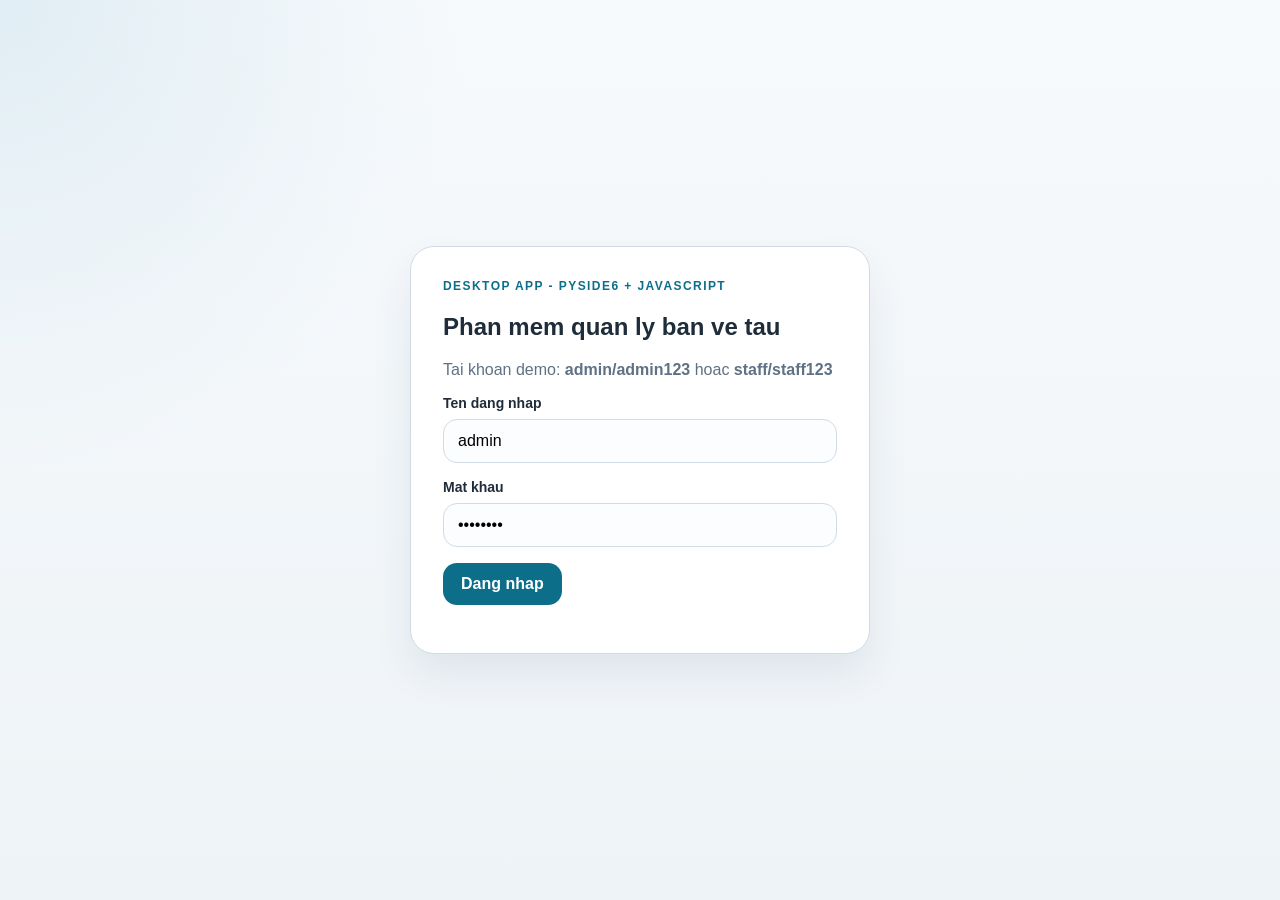
<file: scr/assets/index.html>
<!DOCTYPE html>
<html lang="vi">
<head>
  <meta charset="UTF-8">
  <meta name="viewport" content="width=device-width, initial-scale=1.0">
  <title>Quan ly ban ve tau</title>
  <link rel="stylesheet" href="styles.css">
</head>
<body>
  <div id="app">
    <section id="login-screen" class="screen active">
      <div class="login-card">
        <p class="eyebrow">Desktop App - PySide6 + JavaScript</p>
        <h1>Phan mem quan ly ban ve tau</h1>
        <p class="hint">Tai khoan demo: <strong>admin/admin123</strong> hoac <strong>staff/staff123</strong></p>
        <div class="field">
          <label for="username">Ten dang nhap</label>
          <input id="username" value="admin">
        </div>
        <div class="field">
          <label for="password">Mat khau</label>
          <input id="password" type="password" value="admin123">
        </div>
        <button id="login-btn">Dang nhap</button>
        <p id="login-message" class="message"></p>
      </div>
    </section>

    <section id="main-screen" class="screen">
      <aside class="sidebar">
        <h2>Train Ticket</h2>
        <p id="user-badge" class="user-badge"></p>
        <nav>
          <button class="nav-btn active" data-panel="dashboard-panel">Tong quan</button>
          <button class="nav-btn" data-panel="booking-panel">Tra cuu va dat ve</button>
          <button class="nav-btn" data-panel="tickets-panel">Quan ly ve</button>
          <button class="nav-btn" data-panel="schedules-panel">Lich trinh</button>
        </nav>
      </aside>

      <main class="content">
        <header class="hero">
          <div>
            <p class="eyebrow">Week 2 Deliverable</p>
            <h1>Frontend desktop voi giao dien HTML/JS</h1>
          </div>
          <div class="hero-note">SQLite + Numpy analytics + QWebChannel</div>
        </header>

        <section id="dashboard-panel" class="panel active">
          <div class="stats-grid">
            <article class="stat-card">
              <span>Ve da ban</span>
              <strong id="stat-sold">0</strong>
            </article>
            <article class="stat-card">
              <span>Doanh thu</span>
              <strong id="stat-revenue">0</strong>
            </article>
            <article class="stat-card">
              <span>Chuyen dang mo</span>
              <strong id="stat-trips">0</strong>
            </article>
            <article class="stat-card">
              <span>Ti le lap day</span>
              <strong id="stat-occupancy">0%</strong>
            </article>
          </div>
        </section>

        <section id="booking-panel" class="panel">
          <div class="panel-grid">
            <div class="card">
              <h3>Tra cuu chuyen tau</h3>
              <div class="form-grid">
                <div class="field">
                  <label for="origin">Ga di</label>
                  <input id="origin" placeholder="Ho Chi Minh">
                </div>
                <div class="field">
                  <label for="destination">Ga den</label>
                  <input id="destination" placeholder="Nha Trang">
                </div>
                <div class="field">
                  <label for="travel-date">Ngay di</label>
                  <input id="travel-date" type="date" value="2026-04-20">
                </div>
              </div>
              <button id="search-btn">Tim chuyen</button>
              <div id="trip-list" class="list"></div>
            </div>

            <div class="card">
              <h3>Dat ve</h3>
              <p id="selected-trip" class="hint">Chua chon chuyen tau.</p>
              <div id="seat-map" class="seat-map"></div>
              <div class="form-grid">
                <div class="field">
                  <label for="full-name">Ho ten hanh khach</label>
                  <input id="full-name">
                </div>
                <div class="field">
                  <label for="id-number">CCCD/CMND</label>
                  <input id="id-number">
                </div>
                <div class="field">
                  <label for="phone">So dien thoai</label>
                  <input id="phone">
                </div>
              </div>
              <button id="booking-btn">Xac nhan dat ve</button>
              <p id="booking-message" class="message"></p>
            </div>
          </div>
        </section>

        <section id="tickets-panel" class="panel">
          <div class="card">
            <h3>Quan ly ve</h3>
            <div class="toolbar">
              <input id="ticket-query" placeholder="Nhap ma ve, CCCD, SDT, ten hanh khach">
              <button id="ticket-search-btn">Tim</button>
            </div>
            <div id="ticket-list" class="list"></div>
          </div>
        </section>

        <section id="schedules-panel" class="panel">
          <div class="card">
            <h3>Lich trinh va bao cao</h3>
            <div id="schedule-list" class="list"></div>
          </div>
        </section>
      </main>
    </section>
  </div>

  <script src="qrc:///qtwebchannel/qwebchannel.js"></script>
  <script src="app.js"></script>
</body>
</html>
</file>
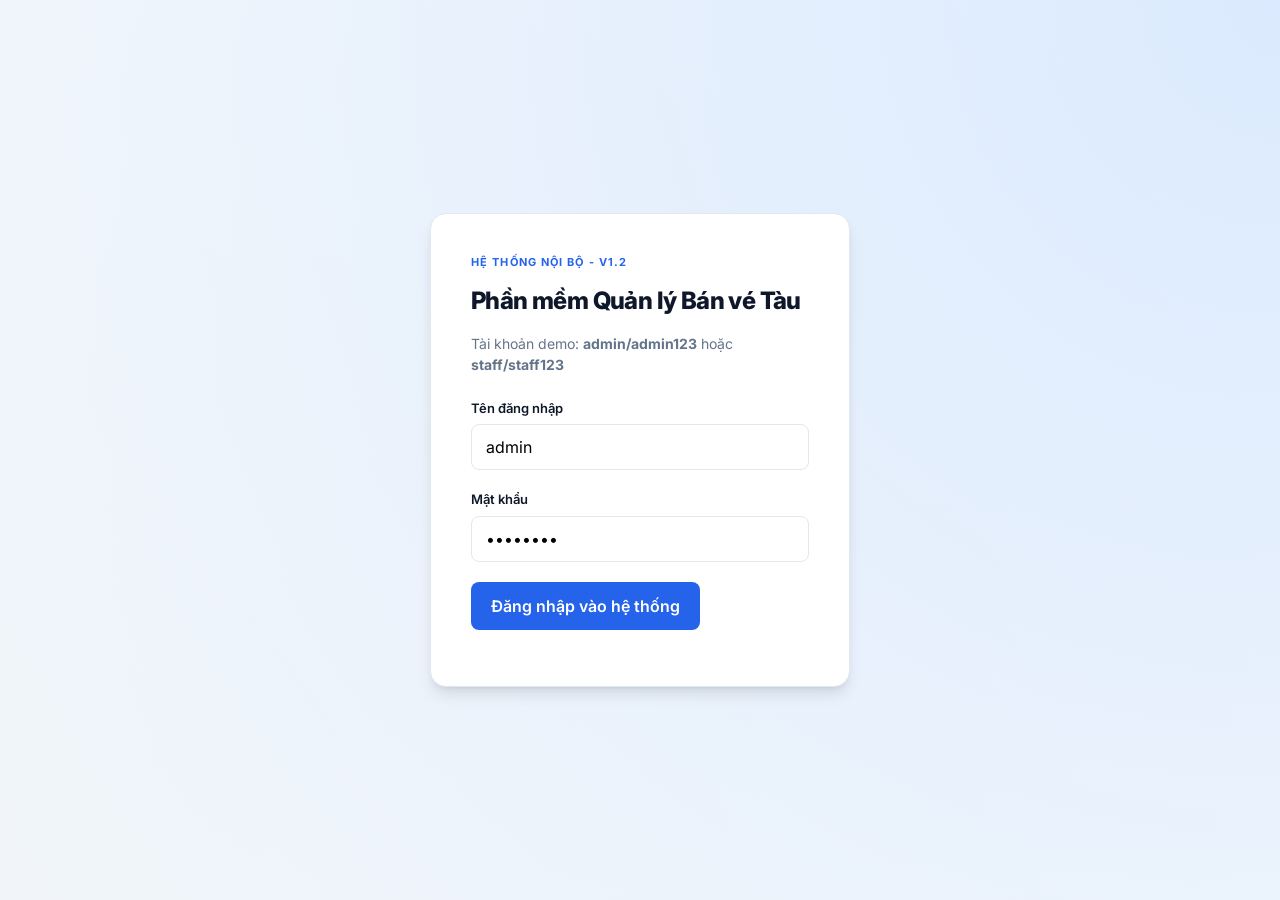
<file: Nhom2.eaut.edu.vn-main/src/train_ticket_app/assets/index.html>
<!DOCTYPE html>
<html lang="vi">
<head>
  <meta charset="UTF-8">
  <meta name="viewport" content="width=device-width, initial-scale=1.0">
  <title>Hệ thống Quản lý Bán vé Tàu</title>
  <link rel="stylesheet" href="styles.css">
  <link rel="preconnect" href="https://fonts.googleapis.com">
  <link rel="preconnect" href="https://fonts.gstatic.com" crossorigin>
  <link href="https://fonts.googleapis.com/css2?family=Inter:wght@400;500;600;700&display=swap" rel="stylesheet">
</head>
<body>
  <div id="app">
    <!-- Màn hình Đăng nhập -->
    <section id="login-screen" class="screen active">
      <div class="login-card">
        <p class="eyebrow">Hệ thống Nội bộ - v1.2</p>
        <h1>Phần mềm Quản lý Bán vé Tàu</h1>
        <p class="hint">Tài khoản demo: <strong>admin/admin123</strong> hoặc <strong>staff/staff123</strong></p>
        
        <div class="field">
          <label for="username">Tên đăng nhập</label>
          <input id="username" value="admin" placeholder="Nhập tên đăng nhập">
        </div>
        <div class="field">
          <label for="password">Mật khẩu</label>
          <input id="password" type="password" value="admin123" placeholder="Nhập mật khẩu">
        </div>
        
        <button id="login-btn">Đăng nhập vào hệ thống</button>
        <p id="login-message" class="message"></p>
      </div>
    </section>

    <!-- Màn hình Chính -->
    <section id="main-screen" class="screen">
      <aside class="sidebar">
        <div class="sidebar-header">
          <div class="logo">
            <span class="logo-icon">🚂</span>
            <h2>TrainTicket</h2>
          </div>
        </div>
        
        <div id="user-badge" class="user-badge"></div>
        
        <nav class="sidebar-nav">
          <button class="nav-btn active" data-panel="dashboard-panel">
            <span class="icon">📊</span> Tổng quan
          </button>
          <button class="nav-btn" data-panel="booking-panel">
            <span class="icon">🔍</span> Tra cứu & Đặt vé
          </button>
          <button class="nav-btn" data-panel="tickets-panel">
            <span class="icon">🎟️</span> Quản lý vé
          </button>
          <button class="nav-btn" data-panel="schedules-panel">
            <span class="icon">📅</span> Lịch trình
          </button>
        </nav>
        
        <div class="sidebar-footer">
          <p>© 2026 Train System</p>
        </div>
      </aside>

      <main class="content">
        <header class="hero">
          <div>
            <p class="eyebrow">Bảng điều khiển hệ thống</p>
            <h1>Quản lý Vận tải Đường sắt</h1>
          </div>
          <div class="hero-stats-mini">
            <div class="mini-stat">
              <span id="current-time">00:00:00</span>
            </div>
            <div class="hero-note">SQLite + QWebChannel</div>
          </div>
        </header>

        <!-- Panel: Tổng quan -->
        <section id="dashboard-panel" class="panel active">
          <div class="stats-grid">
            <article class="stat-card">
              <div class="stat-info">
                <span>Vé đã bán</span>
                <strong id="stat-sold">0</strong>
              </div>
              <div class="stat-icon sold">🎟️</div>
            </article>
            <article class="stat-card">
              <div class="stat-info">
                <span>Doanh thu</span>
                <strong id="stat-revenue">0</strong>
              </div>
              <div class="stat-icon revenue">💰</div>
            </article>
            <article class="stat-card">
              <div class="stat-info">
                <span>Chuyến đang mở</span>
                <strong id="stat-trips">0</strong>
              </div>
              <div class="stat-icon trips">🛤️</div>
            </article>
            <article class="stat-card">
              <div class="stat-info">
                <span>Tỉ lệ lấp đầy</span>
                <strong id="stat-occupancy">0%</strong>
              </div>
              <div class="stat-icon occupancy">📈</div>
            </article>
          </div>
          
          <div class="dashboard-charts-placeholder card">
            <h3>Biểu đồ phân tích doanh thu (Numpy Analytics)</h3>
            <div class="chart-box">
              <p class="muted">Đang tải dữ liệu phân tích từ Python backend...</p>
            </div>
          </div>
        </section>

        <!-- Panel: Đặt vé -->
        <section id="booking-panel" class="panel">
          <div class="panel-grid">
            <div class="card">
              <h3>Tra cứu chuyến tàu</h3>
              <div class="form-grid">
                <div class="field">
                  <label for="origin">Ga đi</label>
                  <input id="origin" placeholder="TP. Hồ Chí Minh">
                </div>
                <div class="field">
                  <label for="destination">Ga đến</label>
                  <input id="destination" placeholder="Nha Trang">
                </div>
                <div class="field">
                  <label for="travel-date">Ngày đi</label>
                  <input id="travel-date" type="date" value="2026-04-20">
                </div>
              </div>
              <button id="search-btn" class="w-100">Tìm chuyến tàu phù hợp</button>
              
              <div class="list-container">
                <div id="trip-list" class="list"></div>
              </div>
            </div>

            <div class="card">
              <h3>Thông tin đặt vé</h3>
              <p id="selected-trip" class="hint">Vui lòng chọn chuyến tàu ở danh sách bên trái.</p>
              
              <div class="seat-selection-header">
                <h4>Bước 1: Chọn toa</h4>
                <div class="seat-legend">
                  <span class="legend-item"><i class="sq available"></i> Trống</span>
                  <span class="legend-item"><i class="sq booked"></i> Đã đặt</span>
                  <span class="legend-item"><i class="sq selected"></i> Đang chọn</span>
                </div>
              </div>

              <div id="carriage-list" class="carriage-list"></div>

              <div class="seat-selection-header">
                <h4>Bước 2: Chọn ghế</h4>
              </div>
              <p id="selected-seat" class="hint">Chưa chọn toa/ghế</p>
              <div id="seat-map" class="seat-map"></div>
              
              <div class="form-grid stack">
                <div class="field">
                  <label for="full-name">Họ tên hành khách</label>
                  <input id="full-name" placeholder="Ví dụ: Nguyễn Văn A">
                </div>
                <div class="field">
                  <label for="id-number">CCCD/CMND</label>
                  <input id="id-number" placeholder="Số căn cước công dân">
                </div>
                <div class="field">
                  <label for="phone">Số điện thoại</label>
                  <input id="phone" placeholder="Số điện thoại liên lạc">
                </div>
              </div>
              <button id="booking-btn" class="secondary w-100">Xác nhận đặt vé & Xuất hóa đơn</button>
              <p id="booking-message" class="message"></p>
            </div>
          </div>
        </section>

        <!-- Panel: Quản lý vé -->
        <section id="tickets-panel" class="panel">
          <div class="card">
            <div class="card-header">
              <h3>Quản lý vé đã đặt</h3>
              <div class="toolbar">
                <input id="ticket-query" placeholder="Nhập mã vé, CCCD, SĐT, tên hành khách...">
                <button id="ticket-search-btn">Tìm kiếm</button>
              </div>
            </div>
            <div id="ticket-list" class="list mt-20"></div>
          </div>
        </section>

        <!-- Panel: Lịch trình -->
        <section id="schedules-panel" class="panel">
          <div class="card">
            <h3>Lịch trình và Báo cáo vận hành</h3>
            <div id="schedule-list" class="list mt-20"></div>
          </div>
        </section>
      </main>
    </section>
  </div>

  <script src="qrc:///qtwebchannel/qwebchannel.js"></script>
  <script src="app.js"></script>
  <script>
    // Cập nhật đồng hồ thời gian thực
    setInterval(() => {
      const now = new Date();
      document.getElementById('current-time').textContent = now.toLocaleTimeString('vi-VN');
    }, 1000);
  </script>
</body>
</html>
</file>
<file: scr/assets/styles.css>
:root {
  --bg: #f3f5f7;
  --panel: #ffffff;
  --panel-alt: #12344d;
  --accent: #0d6e8a;
  --accent-soft: #d8eef5;
  --success: #2f855a;
  --danger: #c64b4b;
  --text: #1f2c3a;
  --muted: #5e7185;
  --border: #d2dbe4;
  --shadow: 0 20px 40px rgba(18, 52, 77, 0.08);
  font-family: "Segoe UI", sans-serif;
}

* {
  box-sizing: border-box;
}

body {
  margin: 0;
  background:
    radial-gradient(circle at top left, #e0edf4, transparent 30%),
    linear-gradient(180deg, #f7fafc 0%, #eef3f7 100%);
  color: var(--text);
}

button,
input {
  font: inherit;
}

.screen {
  display: none;
  min-height: 100vh;
}

.screen.active {
  display: flex;
}

#login-screen {
  align-items: center;
  justify-content: center;
  padding: 40px;
}

.login-card,
.card,
.stat-card {
  background: var(--panel);
  border: 1px solid var(--border);
  border-radius: 24px;
  box-shadow: var(--shadow);
}

.login-card {
  width: min(460px, 100%);
  padding: 32px;
}

.eyebrow {
  margin: 0 0 8px;
  text-transform: uppercase;
  letter-spacing: 0.12em;
  color: var(--accent);
  font-size: 12px;
  font-weight: 700;
}

.hint,
.message {
  color: var(--muted);
}

.field {
  display: grid;
  gap: 8px;
  margin-bottom: 16px;
}

.field label {
  font-size: 14px;
  font-weight: 600;
}

.field input {
  width: 100%;
  border: 1px solid var(--border);
  border-radius: 14px;
  padding: 12px 14px;
  background: #fbfdff;
}

button {
  border: none;
  border-radius: 14px;
  padding: 12px 18px;
  background: var(--accent);
  color: #fff;
  font-weight: 700;
  cursor: pointer;
}

button.secondary {
  background: var(--success);
}

#main-screen {
  width: 100%;
}

.sidebar {
  width: 260px;
  background: var(--panel-alt);
  color: #fff;
  padding: 28px 20px;
}

.sidebar h2 {
  margin-top: 0;
}

.user-badge {
  padding: 10px 12px;
  border-radius: 14px;
  background: rgba(255, 255, 255, 0.12);
  color: #dfeaf1;
}

.nav-btn {
  width: 100%;
  text-align: left;
  margin-top: 10px;
  background: rgba(255, 255, 255, 0.08);
}

.nav-btn.active {
  background: #fff;
  color: var(--panel-alt);
}

.content {
  flex: 1;
  padding: 28px;
}

.hero {
  display: flex;
  justify-content: space-between;
  align-items: center;
  margin-bottom: 20px;
}

.hero-note {
  padding: 12px 16px;
  border-radius: 999px;
  background: var(--accent-soft);
  color: var(--accent);
  font-weight: 700;
}

.panel {
  display: none;
}

.panel.active {
  display: block;
}

.stats-grid,
.panel-grid {
  display: grid;
  gap: 18px;
}

.stats-grid {
  grid-template-columns: repeat(4, minmax(0, 1fr));
}

.panel-grid {
  grid-template-columns: 1.15fr 1fr;
}

.stat-card {
  padding: 20px;
}

.stat-card span {
  display: block;
  color: var(--muted);
  margin-bottom: 14px;
}

.stat-card strong {
  font-size: 32px;
}

.card {
  padding: 20px;
}

.form-grid {
  display: grid;
  grid-template-columns: repeat(3, minmax(0, 1fr));
  gap: 14px;
}

.list {
  margin-top: 18px;
  display: grid;
  gap: 12px;
}

.list-item {
  padding: 14px;
  border-radius: 18px;
  border: 1px solid var(--border);
  background: #fbfdff;
}

.list-item strong {
  display: block;
  margin-bottom: 6px;
}

.toolbar {
  display: flex;
  gap: 10px;
}

.toolbar input {
  flex: 1;
}

.seat-map {
  display: grid;
  grid-template-columns: repeat(4, minmax(0, 1fr));
  gap: 10px;
  margin: 16px 0 20px;
}

.seat {
  border-radius: 14px;
  padding: 12px;
  border: 1px solid var(--border);
  background: #eff5fa;
}

.seat.available {
  cursor: pointer;
}

.seat.booked {
  background: #fde8e8;
  border-color: #efb8b8;
  color: #7e3d3d;
}

.seat.selected {
  background: #d9eef8;
  border-color: var(--accent);
}

.ticket-actions {
  display: flex;
  justify-content: flex-end;
  margin-top: 10px;
}

@media (max-width: 1100px) {
  .stats-grid,
  .panel-grid,
  .form-grid {
    grid-template-columns: 1fr;
  }

  #main-screen {
    flex-direction: column;
  }

  .sidebar {
    width: 100%;
  }
}
</file>
<file: Nhom2.eaut.edu.vn-main/src/train_ticket_app/assets/styles.css>
:root {
  --bg: #f8fafc;
  --sidebar-bg: #1e293b;
  --panel: #ffffff;
  --accent: #2563eb;
  --accent-hover: #1d4ed8;
  --accent-soft: #eff6ff;
  --success: #10b981;
  --danger: #ef4444;
  --text-main: #0f172a;
  --text-muted: #64748b;
  --border: #e2e8f0;
  --shadow-sm: 0 1px 2px 0 rgb(0 0 0 / 0.05);
  --shadow: 0 10px 15px -3px rgb(0 0 0 / 0.1), 0 4px 6px -4px rgb(0 0 0 / 0.1);
  --radius-lg: 16px;
  --radius-md: 12px;
  --radius-sm: 8px;
  font-family: 'Inter', system-ui, -apple-system, sans-serif;
}

* {
  box-sizing: border-box;
}

body {
  margin: 0;
  background-color: var(--bg);
  color: var(--text-main);
  overflow: hidden;
  line-height: 1.5;
}

button, input {
  font: inherit;
  outline: none;
}

/* Screens */
.screen {
  display: none;
  height: 100vh;
}

.screen.active {
  display: flex;
}

/* Login Screen */
#login-screen {
  align-items: center;
  justify-content: center;
  background: radial-gradient(circle at top right, #dbeafe, transparent),
              radial-gradient(circle at bottom left, #f1f5f9, transparent);
}

.login-card {
  background: var(--panel);
  border: 1px solid var(--border);
  border-radius: var(--radius-lg);
  box-shadow: var(--shadow);
  width: min(420px, 90%);
  padding: 40px;
  animation: slideUp 0.5s ease-out;
}

@keyframes slideUp {
  from { opacity: 0; transform: translateY(20px); }
  to { opacity: 1; transform: translateY(0); }
}

.eyebrow {
  margin: 0 0 12px;
  text-transform: uppercase;
  letter-spacing: 0.1em;
  color: var(--accent);
  font-size: 11px;
  font-weight: 700;
}

h1 {
  margin: 0 0 12px;
  font-size: 24px;
  font-weight: 800;
  letter-spacing: -0.025em;
}

.hint {
  font-size: 14px;
  color: var(--text-muted);
  margin-bottom: 24px;
}

.field {
  display: flex;
  flex-direction: column;
  gap: 6px;
  margin-bottom: 20px;
}

.field label {
  font-size: 13px;
  font-weight: 600;
  color: var(--text-main);
}

.field input {
  border: 1px solid var(--border);
  border-radius: var(--radius-sm);
  padding: 10px 14px;
  transition: border-color 0.2s, box-shadow 0.2s;
}

.field input:focus {
  border-color: var(--accent);
  box-shadow: 0 0 0 3px var(--accent-soft);
}

button {
  border: none;
  border-radius: var(--radius-sm);
  padding: 12px 20px;
  background: var(--accent);
  color: #fff;
  font-weight: 600;
  cursor: pointer;
  transition: background 0.2s, transform 0.1s;
  display: inline-flex;
  align-items: center;
  justify-content: center;
  gap: 8px;
}

button:hover {
  background: var(--accent-hover);
}

button:active {
  transform: scale(0.98);
}

button.secondary {
  background: var(--success);
}

button.secondary:hover {
  filter: brightness(0.9);
}

.w-100 { width: 100%; }
.mt-20 { margin-top: 20px; }

/* Main Screen */
.sidebar {
  width: 280px;
  background: var(--sidebar-bg);
  color: #fff;
  display: flex;
  flex-direction: column;
  padding: 24px 16px;
}

.sidebar-header {
  margin-bottom: 32px;
}

.logo {
  display: flex;
  align-items: center;
  gap: 12px;
}

.logo-icon {
  font-size: 24px;
}

.logo h2 {
  margin: 0;
  font-size: 20px;
  font-weight: 800;
  letter-spacing: -0.05em;
}

.user-badge {
  padding: 12px;
  background: rgba(255, 255, 255, 0.05);
  border-radius: var(--radius-md);
  font-size: 13px;
  margin-bottom: 24px;
  border-left: 3px solid var(--accent);
}

.sidebar-nav {
  flex: 1;
}

.nav-btn {
  width: 100%;
  justify-content: flex-start;
  background: transparent;
  color: #94a3b8;
  margin-bottom: 4px;
  padding: 10px 12px;
}

.nav-btn:hover {
  background: rgba(255, 255, 255, 0.05);
  color: #fff;
}

.nav-btn.active {
  background: var(--accent);
  color: #fff;
}

.sidebar-footer {
  font-size: 11px;
  color: #64748b;
  padding-top: 16px;
  border-top: 1px solid rgba(255, 255, 255, 0.05);
}

.content {
  flex: 1;
  padding: 32px;
  overflow-y: auto;
}

.hero {
  display: flex;
  justify-content: space-between;
  align-items: flex-start;
  margin-bottom: 32px;
}

.hero-stats-mini {
  display: flex;
  flex-direction: column;
  align-items: flex-end;
  gap: 8px;
}

.mini-stat {
  font-family: monospace;
  font-size: 14px;
  font-weight: 700;
  color: var(--text-muted);
}

.hero-note {
  font-size: 12px;
  padding: 6px 12px;
  background: var(--accent-soft);
  color: var(--accent);
  border-radius: 99px;
  font-weight: 600;
}

.panel {
  display: none;
  animation: fadeIn 0.3s ease-in-out;
}

@keyframes fadeIn {
  from { opacity: 0; }
  to { opacity: 1; }
}

.panel.active {
  display: block;
}

/* Cards & Grid */
.stats-grid {
  display: grid;
  grid-template-columns: repeat(4, 1fr);
  gap: 20px;
  margin-bottom: 32px;
}

.stat-card {
  background: var(--panel);
  padding: 24px;
  border-radius: var(--radius-md);
  border: 1px solid var(--border);
  display: flex;
  justify-content: space-between;
  align-items: center;
}

.stat-info span {
  display: block;
  font-size: 13px;
  font-weight: 600;
  color: var(--text-muted);
  margin-bottom: 4px;
}

.stat-info strong {
  font-size: 28px;
  font-weight: 800;
}

.stat-icon {
  width: 48px;
  height: 48px;
  border-radius: 12px;
  display: flex;
  align-items: center;
  justify-content: center;
  font-size: 20px;
}

.stat-icon.sold { background: #ecfdf5; }
.stat-icon.revenue { background: #fffbeb; }
.stat-icon.trips { background: #fdf2f8; }
.stat-icon.occupancy { background: #f0f9ff; }

.card {
  background: var(--panel);
  border: 1px solid var(--border);
  border-radius: var(--radius-md);
  padding: 24px;
  box-shadow: var(--shadow-sm);
}

.panel-grid {
  display: grid;
  grid-template-columns: 1.2fr 1fr;
  gap: 24px;
}

/* Booking specific */
.form-grid {
  display: grid;
  grid-template-columns: repeat(3, 1fr);
  gap: 16px;
  margin: 20px 0;
}

.form-grid.stack {
  grid-template-columns: 1fr;
  gap: 12px;
}

.list-container {
  margin-top: 24px;
  max-height: 400px;
  overflow-y: auto;
}

.list-item {
  padding: 16px;
  border: 1px solid var(--border);
  border-radius: var(--radius-sm);
  margin-bottom: 12px;
  background: #fff;
  transition: border-color 0.2s;
}

.list-item:hover {
  border-color: var(--accent);
}

.list-item strong {
  color: var(--accent);
  font-size: 16px;
}

.seat-selection-header {
  display: flex;
  justify-content: space-between;
  align-items: center;
  margin: 24px 0 12px;
}

.route-box {
  background: var(--accent-soft);
  color: var(--accent);
  padding: 12px;
  border-radius: var(--radius-sm);
  border-left: 4px solid var(--accent);
}

.carriage-list {
  display: grid;
  grid-template-columns: repeat(3, 1fr);
  gap: 10px;
  margin-bottom: 18px;
}

.carriage-chip {
  background: #f8fafc;
  border: 1px solid var(--border);
  color: var(--text-main);
  display: flex;
  flex-direction: column;
  align-items: flex-start;
  gap: 4px;
}

.carriage-chip.active {
  background: var(--accent);
  color: #fff;
}

.seat-legend {
  display: flex;
  gap: 12px;
  font-size: 12px;
  color: var(--text-muted);
}

.legend-item { display: flex; align-items: center; gap: 4px; }
.legend-item i.sq { width: 12px; height: 12px; border-radius: 3px; }
.sq.available { background: #f1f5f9; border: 1px solid var(--border); }
.sq.booked { background: #fee2e2; }
.sq.selected { background: var(--accent); }

.seat-map {
  display: grid;
  grid-template-columns: repeat(4, 1fr);
  gap: 8px;
  margin-bottom: 24px;
}

.seat {
  padding: 10px 4px;
  border-radius: var(--radius-sm);
  border: 1px solid var(--border);
  background: #f8fafc;
  cursor: pointer;
  display: flex;
  flex-direction: column;
  align-items: center;
  font-size: 11px;
}

.seat strong { font-size: 13px; margin-bottom: 2px; }

.seat.booked {
  background: #fee2e2;
  color: #991b1b;
  cursor: not-allowed;
  opacity: 0.7;
}

.seat.selected {
  background: var(--accent);
  color: #fff;
  border-color: var(--accent);
}

/* Charts Placeholder */
.chart-box {
  height: 200px;
  background: #f8fafc;
  border: 2px dashed var(--border);
  border-radius: var(--radius-md);
  display: flex;
  align-items: center;
  justify-content: center;
  margin-top: 16px;
}

.card-header {
  display: flex;
  justify-content: space-between;
  align-items: center;
  margin-bottom: 20px;
}

.toolbar {
  display: flex;
  gap: 8px;
}

.toolbar input {
  width: 320px;
  padding: 8px 12px;
  border: 1px solid var(--border);
  border-radius: var(--radius-sm);
}

@media (max-width: 1024px) {
  .stats-grid { grid-template-columns: repeat(2, 1fr); }
  .panel-grid { grid-template-columns: 1fr; }
  .form-grid { grid-template-columns: 1fr; }
}
</file>
